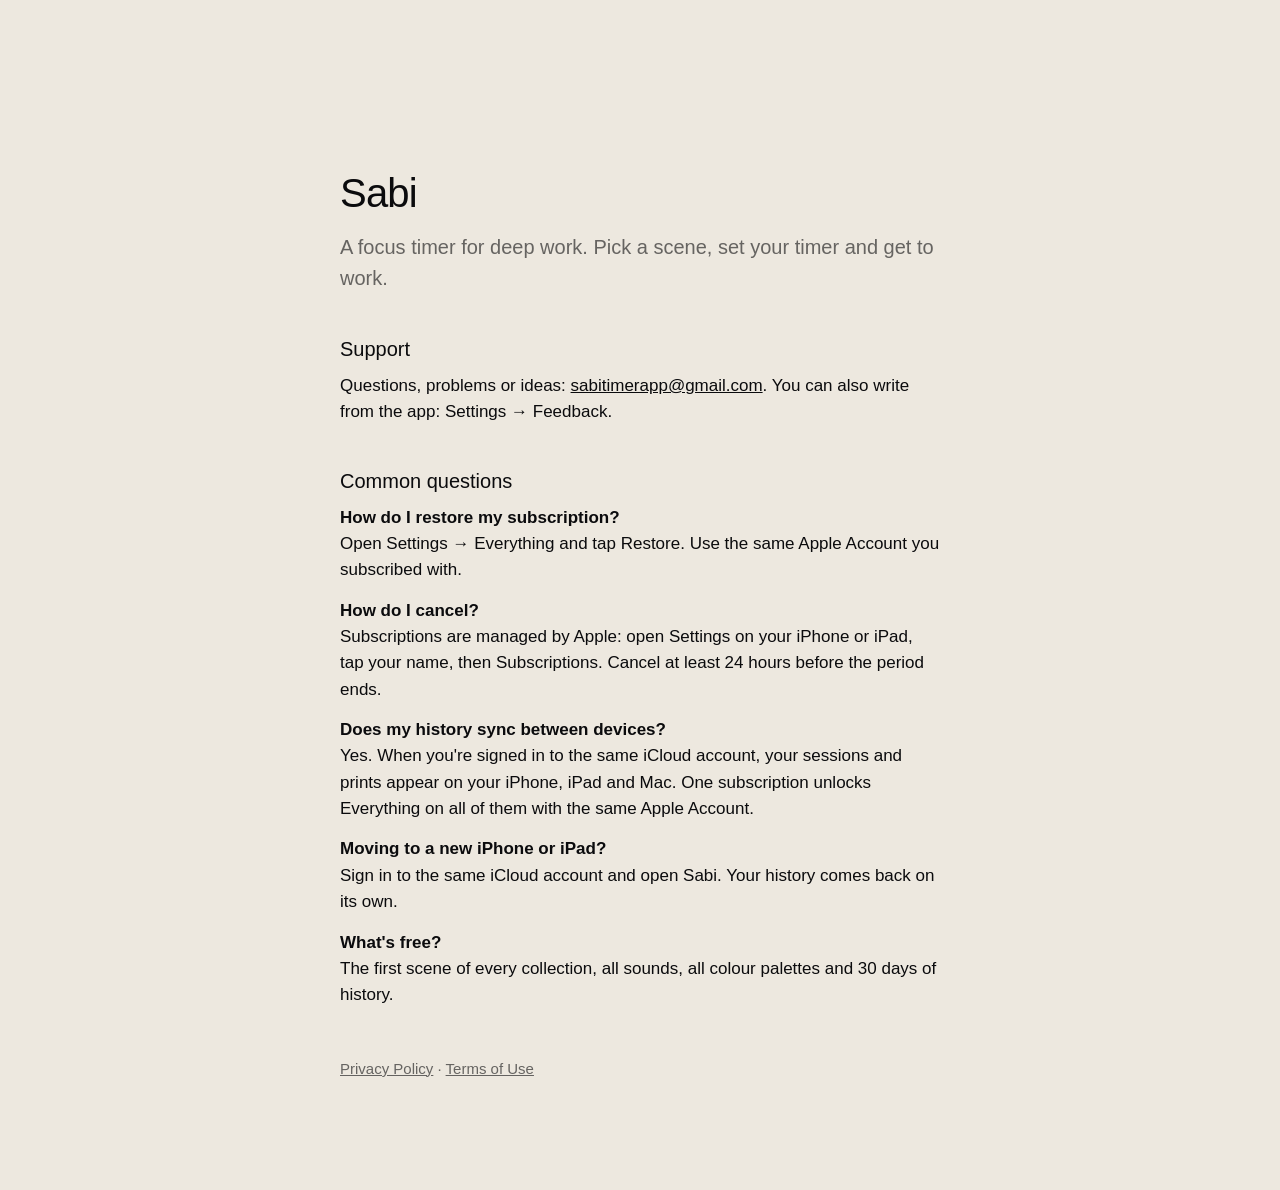
<file: index.html>
<!doctype html>
<html lang="en-GB">
<head>
<meta charset="utf-8">
<meta name="viewport" content="width=device-width, initial-scale=1">
<title>Sabi — Support</title>
<link rel="stylesheet" href="style.css">
</head>
<body>
<main>
<h1>Sabi</h1>
<p class="lede">A focus timer for deep work. Pick a scene, set your timer and get to work.</p>

<h2>Support</h2>
<p>Questions, problems or ideas: <a href="mailto:sabitimerapp@gmail.com">sabitimerapp@gmail.com</a>. You can also write from the app: Settings → Feedback.</p>

<h2>Common questions</h2>
<p><strong>How do I restore my subscription?</strong><br>Open Settings → Everything and tap Restore. Use the same Apple Account you subscribed with.</p>
<p><strong>How do I cancel?</strong><br>Subscriptions are managed by Apple: open Settings on your iPhone or iPad, tap your name, then Subscriptions. Cancel at least 24 hours before the period ends.</p>
<p><strong>Does my history sync between devices?</strong><br>Yes. When you're signed in to the same iCloud account, your sessions and prints appear on your iPhone, iPad and Mac. One subscription unlocks Everything on all of them with the same Apple Account.</p>
<p><strong>Moving to a new iPhone or iPad?</strong><br>Sign in to the same iCloud account and open Sabi. Your history comes back on its own.</p>
<p><strong>What's free?</strong><br>The first scene of every collection, all sounds, all colour palettes and 30 days of history.</p>

<p class="links"><a href="privacy.html">Privacy Policy</a> · <a href="https://www.apple.com/legal/internet-services/itunes/dev/stdeula/">Terms of Use</a></p>
</main>
</body>
</html>
</file>
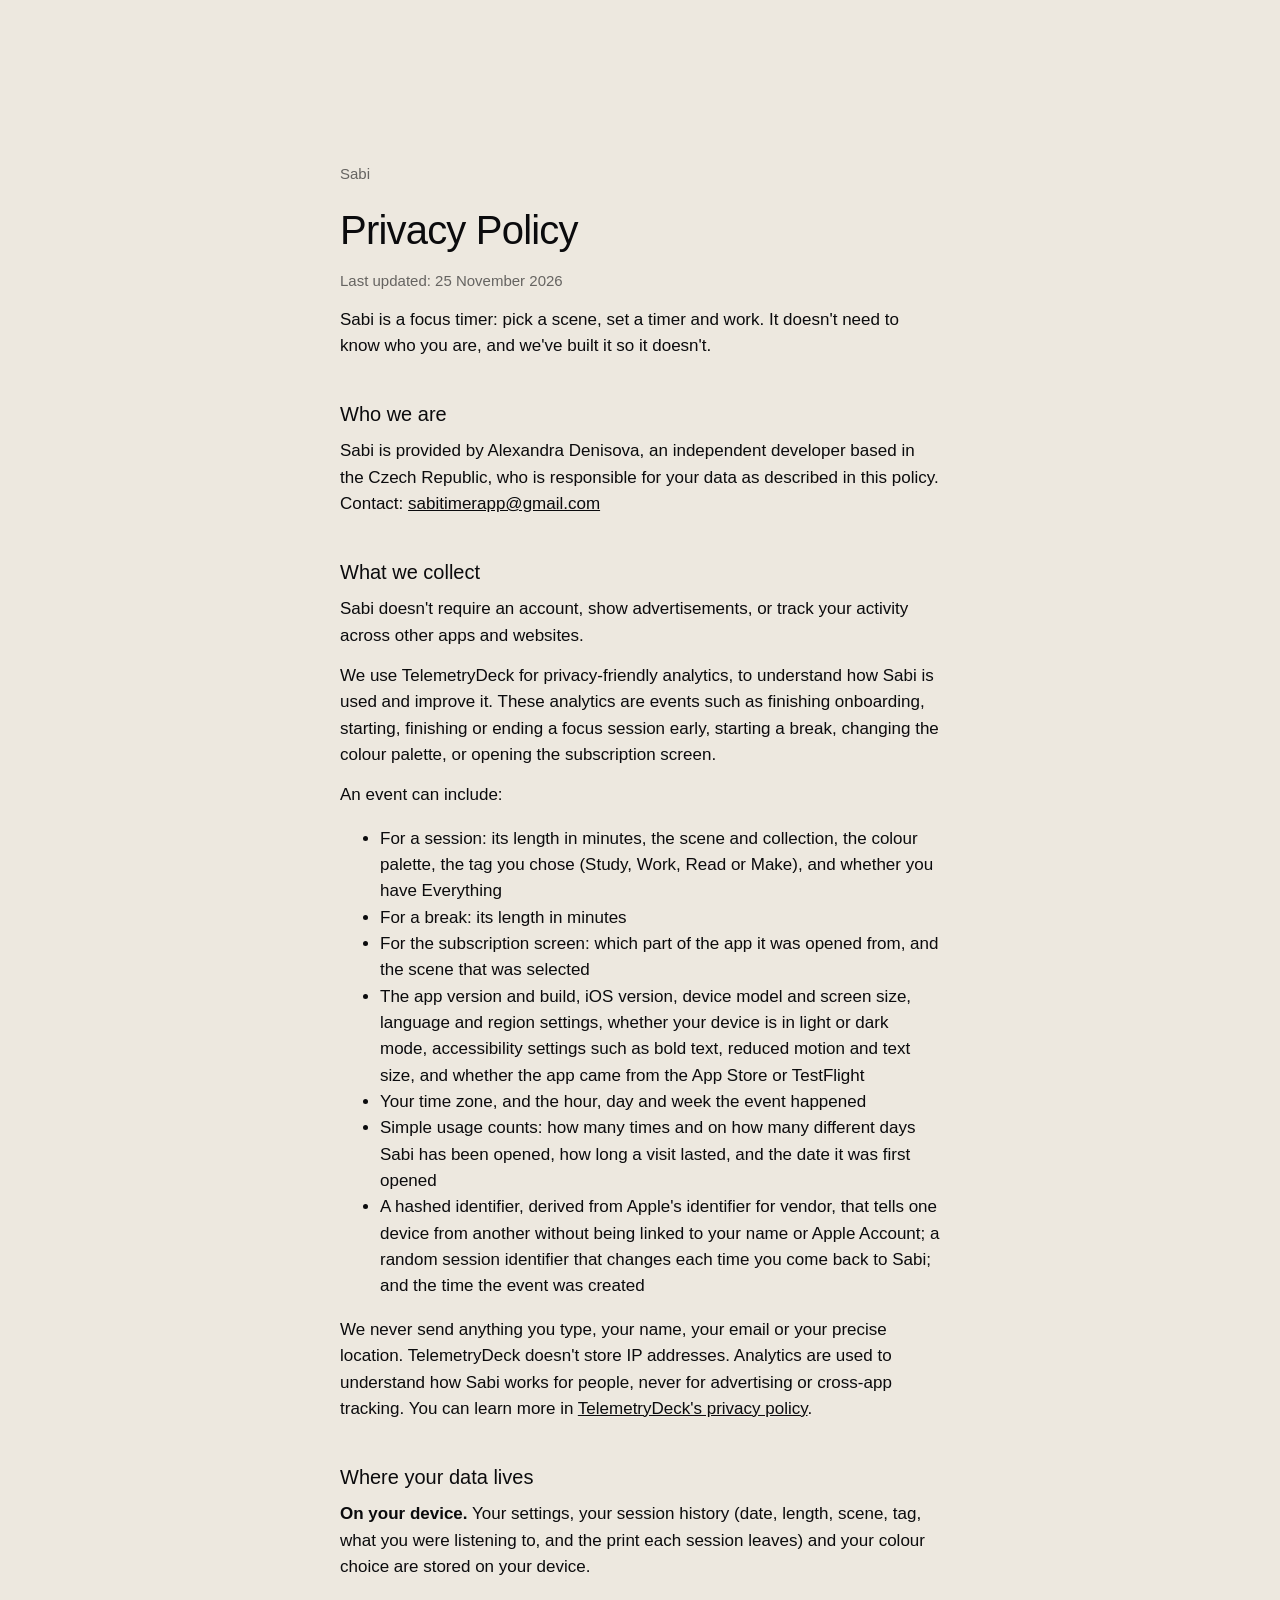
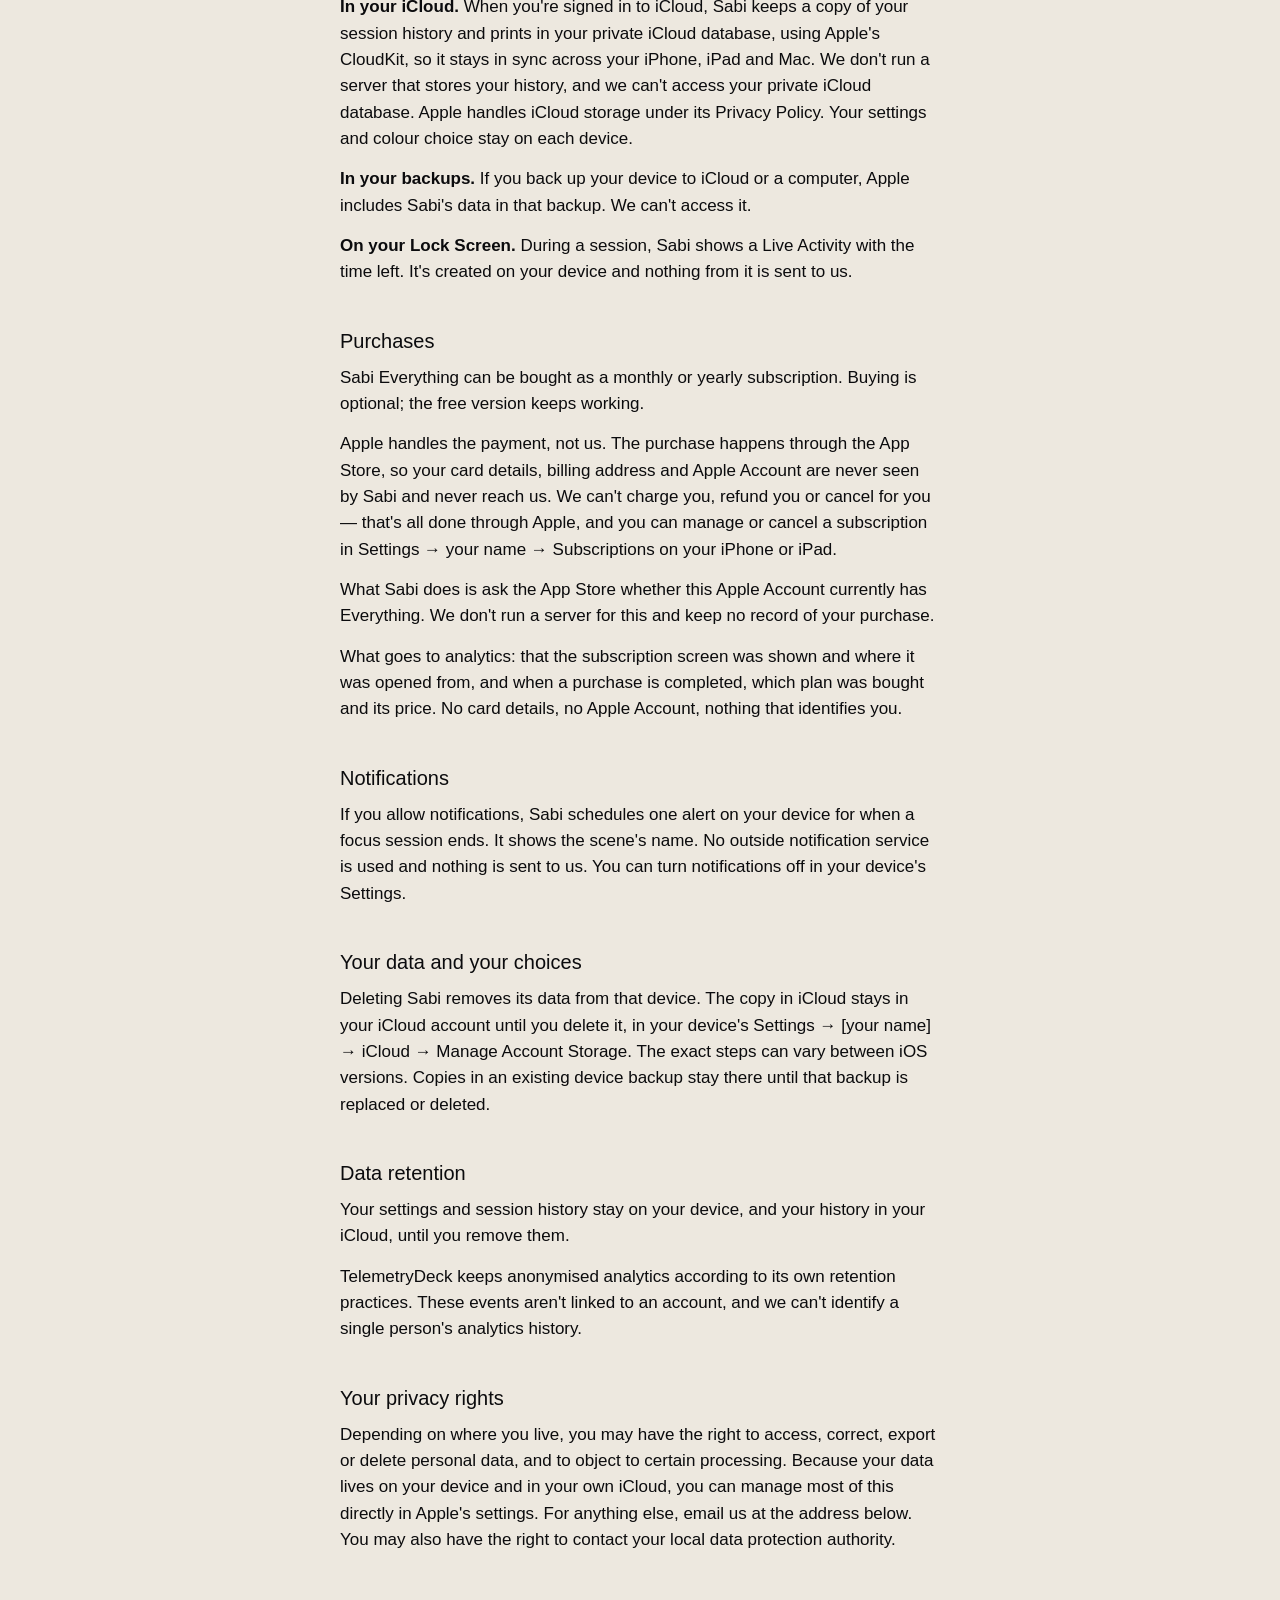
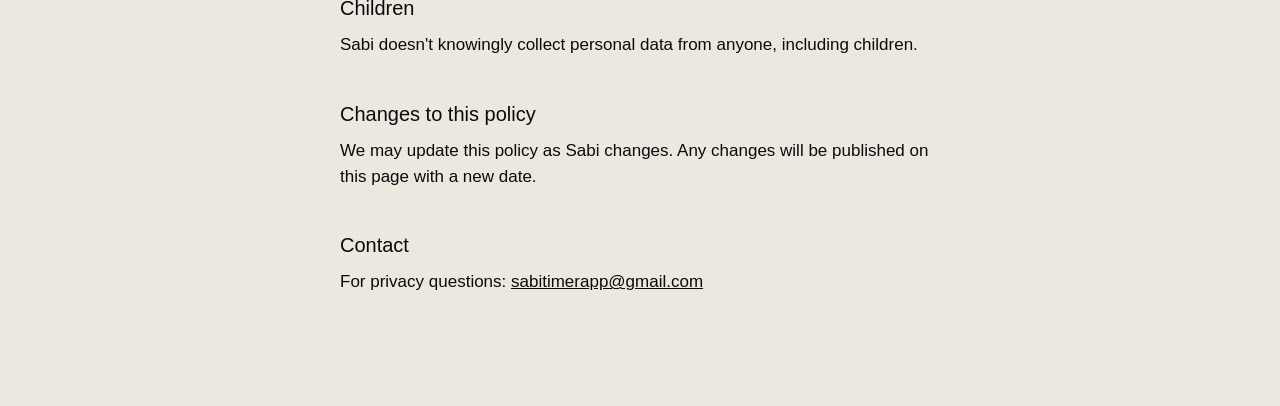
<file: privacy.html>
<!doctype html>
<html lang="en-GB">
<head>
<meta charset="utf-8">
<meta name="viewport" content="width=device-width, initial-scale=1">
<title>Sabi — Privacy Policy</title>
<link rel="stylesheet" href="style.css">
</head>
<body>
<main>
<p class="back"><a href="./">Sabi</a></p>
<h1>Privacy Policy</h1>
<p class="meta">Last updated: 25 November 2026</p>

<p>Sabi is a focus timer: pick a scene, set a timer and work. It doesn't need to know who you are, and we've built it so it doesn't.</p>

<h2>Who we are</h2>
<p>Sabi is provided by Alexandra Denisova, an independent developer based in the Czech Republic, who is responsible for your data as described in this policy. Contact: <a href="mailto:sabitimerapp@gmail.com">sabitimerapp@gmail.com</a></p>

<h2>What we collect</h2>
<p>Sabi doesn't require an account, show advertisements, or track your activity across other apps and websites.</p>
<p>We use TelemetryDeck for privacy-friendly analytics, to understand how Sabi is used and improve it. These analytics are events such as finishing onboarding, starting, finishing or ending a focus session early, starting a break, changing the colour palette, or opening the subscription screen.</p>
<p>An event can include:</p>
<ul>
<li>For a session: its length in minutes, the scene and collection, the colour palette, the tag you chose (Study, Work, Read or Make), and whether you have Everything</li>
<li>For a break: its length in minutes</li>
<li>For the subscription screen: which part of the app it was opened from, and the scene that was selected</li>
<li>The app version and build, iOS version, device model and screen size, language and region settings, whether your device is in light or dark mode, accessibility settings such as bold text, reduced motion and text size, and whether the app came from the App Store or TestFlight</li>
<li>Your time zone, and the hour, day and week the event happened</li>
<li>Simple usage counts: how many times and on how many different days Sabi has been opened, how long a visit lasted, and the date it was first opened</li>
<li>A hashed identifier, derived from Apple's identifier for vendor, that tells one device from another without being linked to your name or Apple Account; a random session identifier that changes each time you come back to Sabi; and the time the event was created</li>
</ul>
<p>We never send anything you type, your name, your email or your precise location. TelemetryDeck doesn't store IP addresses. Analytics are used to understand how Sabi works for people, never for advertising or cross-app tracking. You can learn more in <a href="https://telemetrydeck.com/privacy/">TelemetryDeck's privacy policy</a>.</p>

<h2>Where your data lives</h2>
<p><strong>On your device.</strong> Your settings, your session history (date, length, scene, tag, what you were listening to, and the print each session leaves) and your colour choice are stored on your device.</p>
<p><strong>In your iCloud.</strong> When you're signed in to iCloud, Sabi keeps a copy of your session history and prints in your private iCloud database, using Apple's CloudKit, so it stays in sync across your iPhone, iPad and Mac. We don't run a server that stores your history, and we can't access your private iCloud database. Apple handles iCloud storage under its Privacy Policy. Your settings and colour choice stay on each device.</p>
<p><strong>In your backups.</strong> If you back up your device to iCloud or a computer, Apple includes Sabi's data in that backup. We can't access it.</p>
<p><strong>On your Lock Screen.</strong> During a session, Sabi shows a Live Activity with the time left. It's created on your device and nothing from it is sent to us.</p>

<h2>Purchases</h2>
<p>Sabi Everything can be bought as a monthly or yearly subscription. Buying is optional; the free version keeps working.</p>
<p>Apple handles the payment, not us. The purchase happens through the App Store, so your card details, billing address and Apple Account are never seen by Sabi and never reach us. We can't charge you, refund you or cancel for you — that's all done through Apple, and you can manage or cancel a subscription in Settings → your name → Subscriptions on your iPhone or iPad.</p>
<p>What Sabi does is ask the App Store whether this Apple Account currently has Everything. We don't run a server for this and keep no record of your purchase.</p>
<p>What goes to analytics: that the subscription screen was shown and where it was opened from, and when a purchase is completed, which plan was bought and its price. No card details, no Apple Account, nothing that identifies you.</p>

<h2>Notifications</h2>
<p>If you allow notifications, Sabi schedules one alert on your device for when a focus session ends. It shows the scene's name. No outside notification service is used and nothing is sent to us. You can turn notifications off in your device's Settings.</p>

<h2>Your data and your choices</h2>
<p>Deleting Sabi removes its data from that device. The copy in iCloud stays in your iCloud account until you delete it, in your device's Settings → [your name] → iCloud → Manage Account Storage. The exact steps can vary between iOS versions. Copies in an existing device backup stay there until that backup is replaced or deleted.</p>

<h2>Data retention</h2>
<p>Your settings and session history stay on your device, and your history in your iCloud, until you remove them.</p>
<p>TelemetryDeck keeps anonymised analytics according to its own retention practices. These events aren't linked to an account, and we can't identify a single person's analytics history.</p>

<h2>Your privacy rights</h2>
<p>Depending on where you live, you may have the right to access, correct, export or delete personal data, and to object to certain processing. Because your data lives on your device and in your own iCloud, you can manage most of this directly in Apple's settings. For anything else, email us at the address below. You may also have the right to contact your local data protection authority.</p>

<h2>Children</h2>
<p>Sabi doesn't knowingly collect personal data from anyone, including children.</p>

<h2>Changes to this policy</h2>
<p>We may update this policy as Sabi changes. Any changes will be published on this page with a new date.</p>

<h2>Contact</h2>
<p>For privacy questions: <a href="mailto:sabitimerapp@gmail.com">sabitimerapp@gmail.com</a></p>
</main>
</body>
</html>
</file>
<file: style.css>
:root { --ink: #0B0B0D; --paper: #EDE8DF; --muted: rgba(11, 11, 13, 0.6); }
@media (prefers-color-scheme: dark) {
  :root { --ink: #EDE8DF; --paper: #0B0B0D; --muted: rgba(237, 232, 223, 0.6); }
}
* { box-sizing: border-box; }
body {
  margin: 0; background: var(--paper); color: var(--ink);
  font: 17px/1.55 -apple-system, BlinkMacSystemFont, "Helvetica Neue", Helvetica, Arial, sans-serif;
}
main { max-width: 640px; margin: 0 auto; padding: max(120px, 18vh) 20px 96px; }
h1 { font-size: 40px; font-weight: 500; letter-spacing: -0.02em; margin: 0 0 8px; }
h2 { font-size: 20px; font-weight: 500; margin: 40px 0 8px; }
p { margin: 0 0 14px; }
a { color: inherit; }
.meta, .back, .links { color: var(--muted); font-size: 15px; }
.back a { text-decoration: none; }
.lede { font-size: 20px; color: var(--muted); }
.links { margin-top: 48px; }
</file>
